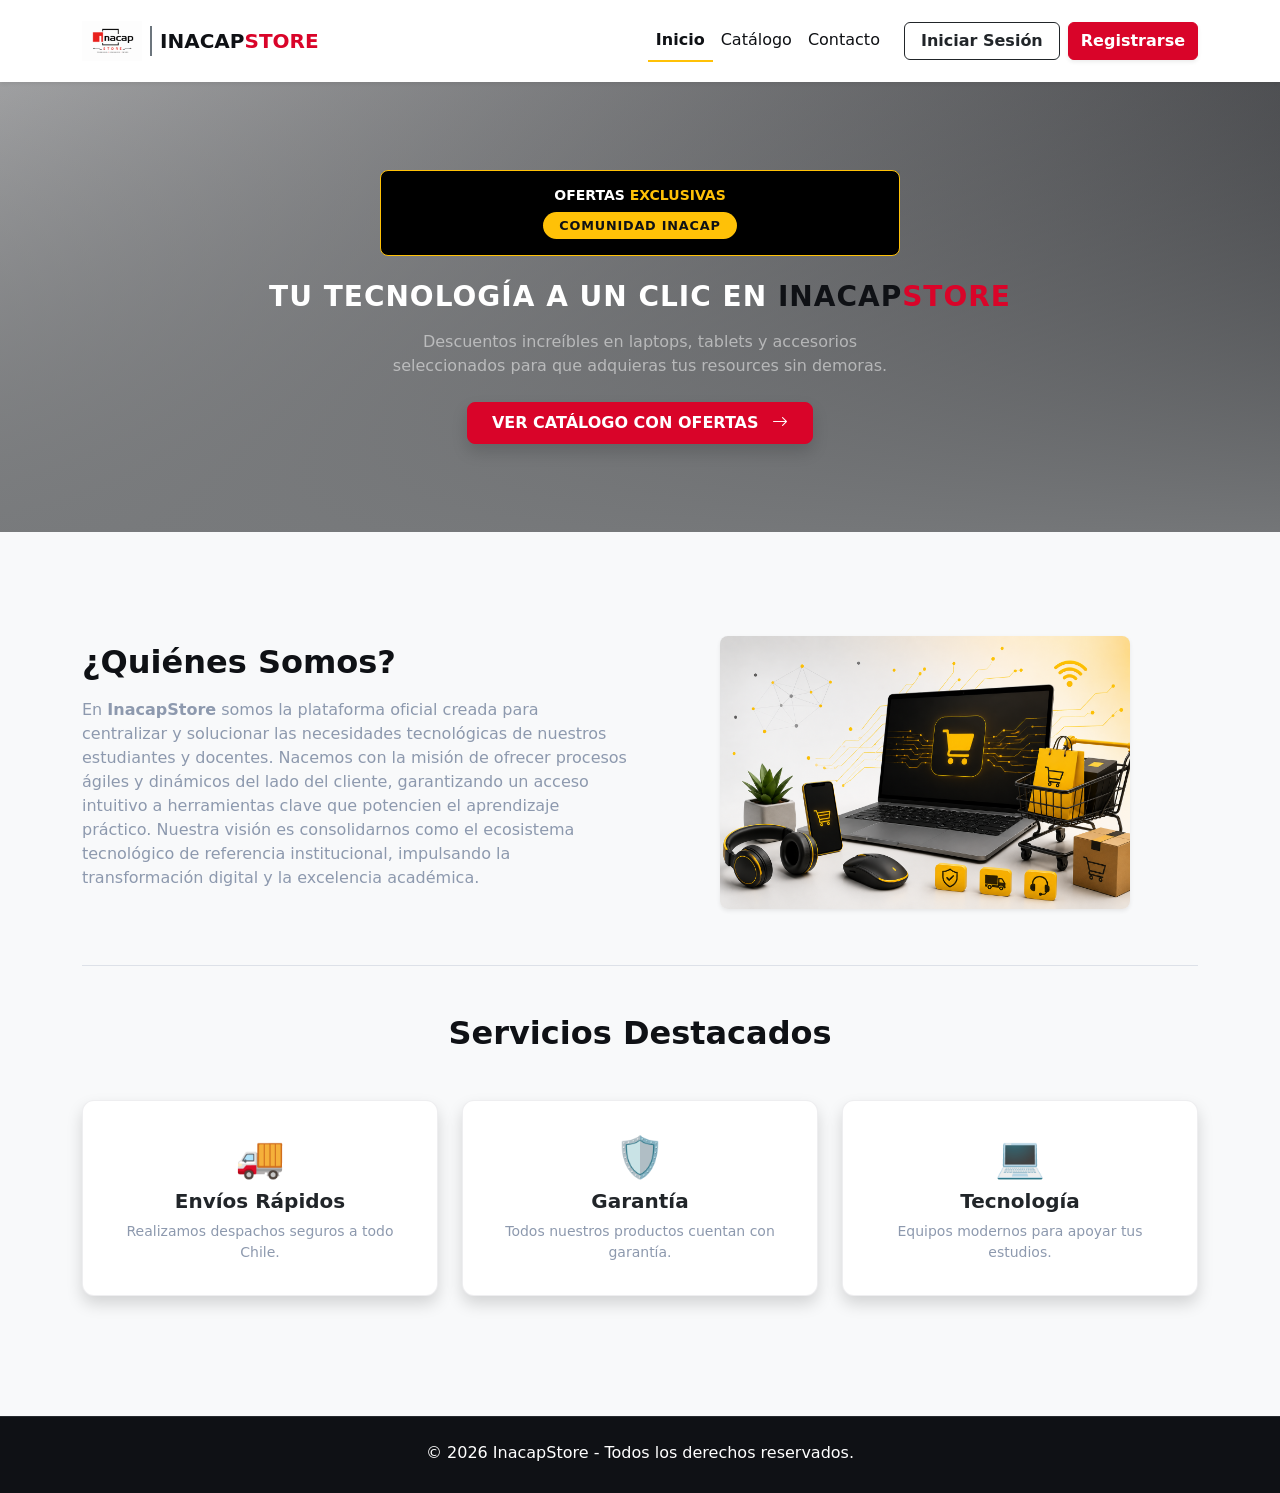
<file: index.html>
<!DOCTYPE html>
<html lang="es">
<head>
    <meta charset="UTF-8">
    <meta name="viewport" content="width=device-width, initial-scale=1.0">
    <title>InacapStore | Inicio</title>
    <link href="https://cdn.jsdelivr.net/npm/bootstrap@5.3.0/dist/css/bootstrap.min.css" rel="stylesheet">
    <link rel="stylesheet" href="https://cdn.jsdelivr.net/npm/bootstrap-icons@1.11.0/font/bootstrap-icons.css">
    <link rel="stylesheet" href="css/estilos.css">
</head>
<body class="bg-light d-flex flex-column min-vh-100">

    <nav class="navbar navbar-expand-lg navbar-light bg-white shadow-sm sticky-top py-3">
        <div class="container">
            
            <a class="navbar-brand d-flex align-items-center fw-bold text-dark text-uppercase" href="index.html">
                <img src="img/logo.png" alt="Logo InacapStore" class="logo-navbar img-fluid">
                <div class="border-start border-secondary border-2 ps-2 ms-2 separador-logo d-flex align-items-center">
                    <span class="text-dark">inacap</span><span class="text-crimson-store">store</span>
                </div>
            </a>

            <button class="navbar-toggler" type="button" data-bs-toggle="collapse" data-bs-target="#navbarNav">
                <span class="navbar-toggler-icon"></span>
            </button>
            
            <div class="collapse navbar-collapse" id="navbarNav">
                <div class="navbar-nav ms-auto">
                    <a class="nav-link text-dark active fw-bold border-bottom border-warning border-2" href="index.html">Inicio</a>
                    <a class="nav-link text-dark" href="catalogo.html">Catálogo</a>
                    <a class="nav-link text-dark" href="contacto.html">Contacto</a>
                </div>
                <div class="ms-lg-3 mt-2 mt-lg-0" id="menu-autenticacion"></div>
            </div>

        </div>
    </nav>

    <header class="hero-section text-center text-white d-flex align-items-center py-4 py-md-5">
        <div class="container px-3 px-sm-4">
            
            <div class="ofertas-badge mx-auto p-2 p-sm-3 mb-4 rounded-3 border border-warning animate-pulse">
                <h2 class="text-uppercase fw-bold text-white small mb-2 m-0 fs-7 fs-sm-6">
                    Ofertas <span class="text-warning">Exclusivas</span>
                </h2>
                <div class="ofertas-sub mx-auto px-2 px-sm-3 py-1 rounded-pill fw-bold text-dark text-uppercase">
                    Comunidad Inacap 
                </div>
            </div>

            <h1 class="fw-extrabold mb-3 text-white fs-3 fs-sm-2 fs-md-1 text-wrap text-uppercase">
                Tu tecnología a un clic en <span class="text-dark">inacap</span><span class="text-crimson-store">Store</span>
            </h1>

            <p class="lead text-white-50 mx-auto px-2 mb-4 text-wrap fs-6 row col-11 col-sm-9 col-md-8 col-lg-6">
                Descuentos increíbles en laptops, tablets y accesorios seleccionados para que adquieras tus resources sin demoras.
            </p>

            <a href="catalogo.html" class="btn btn-warning px-4 py-2 fw-bold text-white rounded-3 shadow btn-enviar text-uppercase">
                Ver Catálogo con Ofertas <i class="bi bi-arrow-right ms-2"></i>
            </a>

        </div>
    </header>
    
    <main class="container my-5">
        
        <section class="row align-items-center my-5 py-2">
            <div class="col-lg-6 mb-4 mb-lg-0">
                <h2 class="fw-bold mt-1 mb-3">¿Quiénes Somos?</h2>
                <p class="text-muted">
                    En <strong>InacapStore</strong> somos la plataforma oficial creada para centralizar y solucionar las necesidades tecnológicas 
                    de nuestros estudiantes y docentes. Nacemos con la misión de ofrecer procesos ágiles y dinámicos del lado del cliente, 
                    garantizando un acceso intuitivo a herramientas clave que potencien el aprendizaje práctico. Nuestra visión es consolidarnos 
                    como el ecosistema tecnológico de referencia institucional, impulsando la transformación digital y la excelencia académica.
                </p>
            </div>
            <div class="col-lg-6 text-center">
                <img src="img/equipo.png" alt="Comunidad Inacap" class="img-fluid rounded-3 shadow-sm w-75 img-quienes-somos">
            </div>
        </section>

        <hr class="text-muted my-5">

        <section class="my-5">
            <div class="text-center mb-5">
                <h2 class="fw-bold mt-1">Servicios Destacados</h2>
            </div>
            
            <div class="row">
                <div class="col-12 col-md-4 mb-4">
                    <div class="card h-100 shadow border-0 p-3 card-servicio">
                        <div class="card-body text-center">
                            <h3 class="display-6 mb-2">🚚</h3>
                            <h4 class="fw-bold h5">Envíos Rápidos</h4>
                            <p class="text-muted small mb-0">Realizamos despachos seguros a todo Chile.</p>
                        </div>
                    </div>
                </div>
                <div class="col-12 col-md-4 mb-4">
                    <div class="card h-100 shadow border-0 p-3 card-servicio">
                        <div class="card-body text-center">
                            <h3 class="display-6 mb-2">🛡️</h3>
                            <h4 class="fw-bold h5">Garantía</h4>
                            <p class="text-muted small mb-0">Todos nuestros productos cuentan con garantía.</p>
                        </div>
                    </div>
                </div>
                <div class="col-12 col-md-4 mb-4">
                    <div class="card h-100 shadow border-0 p-3 card-servicio">
                        <div class="card-body text-center">
                            <h3 class="display-6 mb-2">💻</h3>
                            <h4 class="fw-bold h5">Tecnología</h4>
                            <p class="text-muted small mb-0">Equipos modernos para apoyar tus estudios.</p>
                        </div>
                    </div>
                </div>
            </div>
        </section>

    </main>

    <footer class="bg-dark text-white-50 text-center py-4 mt-auto border-top border-secondary border-opacity-25">
        <div class="container">
            <p class="mb-1 text-white">&copy; 2026 InacapStore - Todos los derechos reservados.</p>
        </div>
    </footer >

    <script src="https://cdn.jsdelivr.net/npm/bootstrap@5.3.0/dist/js/bootstrap.bundle.min.js"></script>
    <script src="js/scripts.js"></script>
</body>
</html>
</file>
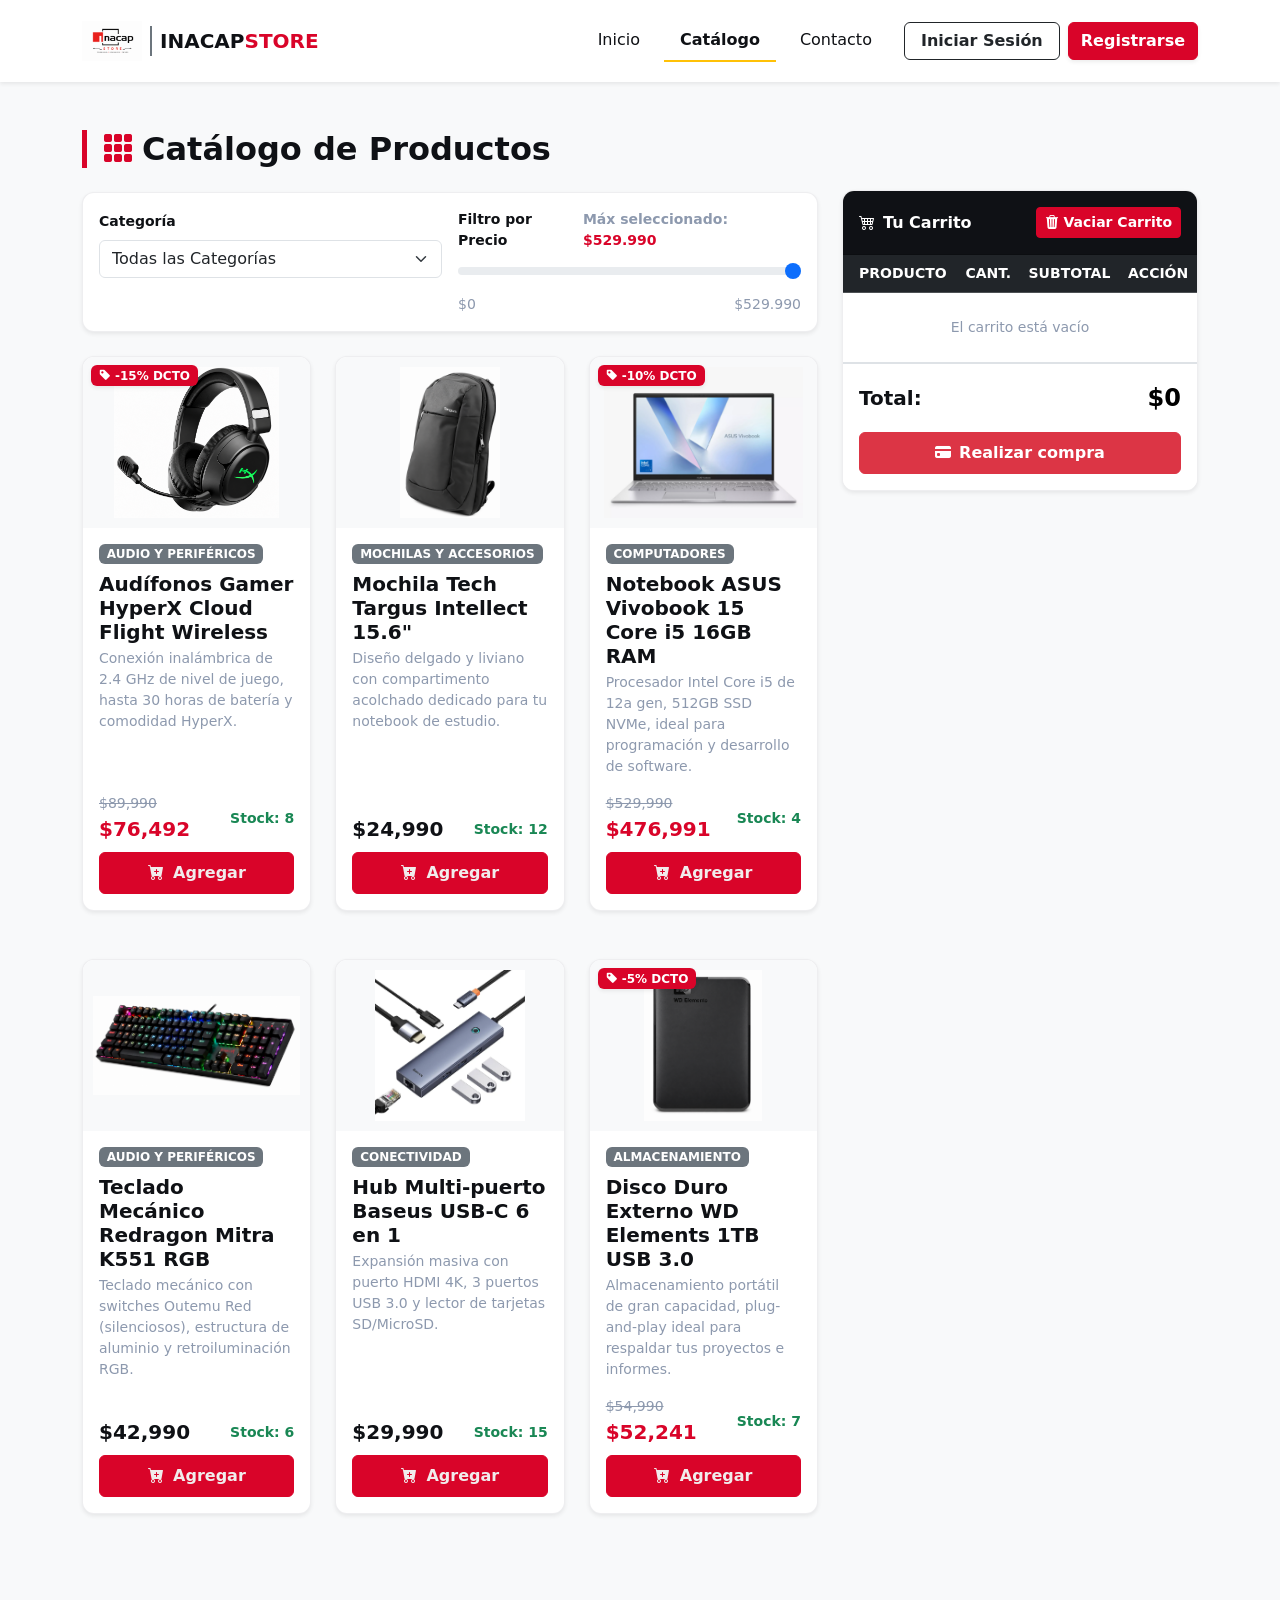
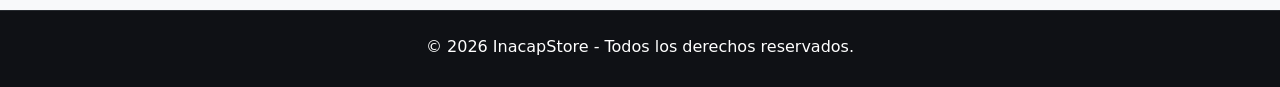
<file: catalogo.html>
<!DOCTYPE html>
<html lang="es">
<head>
    <meta charset="UTF-8">
    <meta name="viewport" content="width=device-width, initial-scale=1.0">
    <title>InacapStore | Catálogo</title>
    <link href="https://cdn.jsdelivr.net/npm/bootstrap@5.3.0/dist/css/bootstrap.min.css" rel="stylesheet">
    <link rel="stylesheet" href="https://cdn.jsdelivr.net/npm/bootstrap-icons@1.11.0/font/bootstrap-icons.css">
    <link rel="stylesheet" href="css/estilos.css">
</head>
<body class="bg-light d-flex flex-column min-vh-100">

    <nav class="navbar navbar-expand-lg navbar-light bg-white shadow-sm sticky-top py-3">
        <div class="container">
            
            <a class="navbar-brand d-flex align-items-center fw-bold text-dark text-uppercase" href="index.html">
                <img src="img/logo.png" alt="Logo InacapStore" class="logo-navbar img-fluid">
                <div class="border-start border-secondary border-2 ps-2 ms-2 separador-logo d-flex align-items-center">
                    <span class="text-dark">inacap</span><span class="text-crimson-store">store</span>
                </div>
            </a>

            <button class="navbar-toggler border-0" type="button" data-bs-toggle="collapse" data-bs-target="#navbarNav">
                <span class="navbar-toggler-icon"></span>
            </button>

            <div class="collapse navbar-collapse" id="navbarNav">
                <div class="navbar-nav ms-auto gap-2">
                    <a class="nav-link text-dark px-3" href="index.html">Inicio</a>
                    <a class="nav-link text-dark active fw-bold border-bottom border-warning border-2 px-3" href="catalogo.html">Catálogo</a>
                    <a class="nav-link text-dark px-3" href="contacto.html">Contacto</a>
                </div>
                <div class="ms-lg-3 mt-2 mt-lg-0" id="menu-autenticacion"></div>
            </div>
        </div>
    </nav>

    <main class="container my-5">
        <div class="row">
            
            <section class="col-lg-8 col-md-12 mb-4">
                <h2 class="mb-4 text-dark fw-bold titulo-catalogo">
                    <i class="bi bi-grid-3x3-gap-fill text-danger me-2"></i>Catálogo de Productos
                </h2>

                <div class="card p-3 mb-4 bg-white border-0 shadow-sm">
                    <div class="row g-3">
                        <div class="col-md-6">
                            <label for="filtro-categoria" class="form-label small fw-bold text-dark">Categoría</label>
                            <select id="filtro-categoria" class="form-select"></select>
                        </div>
                        <div class="col-md-6">
                            <div class="d-flex justify-content-between">
                                <label for="filtro-precio" class="form-label small fw-bold text-dark">Filtro por Precio</label>
                                <span class="small fw-bold text-muted">
                                    Máx seleccionado: <span id="valor-precio-max" class="text-danger">$0</span>
                                </span>
                            </div>
                            <input type="range" class="form-range" id="filtro-precio" min="0" value="0">
                            <div class="d-flex justify-content-between small text-muted mt-1">
                                <span>$0</span>
                                <span id="rango-max-disponible">$0</span>
                            </div>
                        </div>
                    </div>
                </div>
                <div id="contenedor-productos" class="row g-4"></div>
            </section>

            <aside class="col-lg-4 col-md-12">
                <div class="card shadow-sm border-0 sticky-top carrito-sticky">
                    <div class="card-header bg-dark text-white fw-bold py-3 d-flex justify-content-between align-items-center">
                        <span><i class="bi bi-cart4 text-white me-2"></i>Tu Carrito</span>
                        <button class="btn btn-sm btn-warning text-white fw-bold" onclick="vaciarCarrito()">
                            <i class="bi bi-trash3-fill"></i> Vaciar Carrito
                        </button>
                    </div>
                    <div class="card-body p-0">
                        <div class="table-responsive">
                            <table class="table table-hover align-middle mb-0 text-center">
                                <thead class="table-dark">
                                    <tr class="small text-uppercase text-muted">
                                        <th scope="col" class="text-start ps-3">Producto</th>
                                        <th scope="col">Cant.</th>
                                        <th scope="col">Subtotal</th>
                                        <th scope="col">Acción</th>
                                    </tr>
                                </thead>
                                <tbody id="cuerpo-carrito" class="small"></tbody>
                            </table>
                        </div>
                    </div>
                    <div class="card-footer bg-white border-top p-3 text-center">
                        <div class="d-flex justify-content-between align-items-center mb-3">
                            <span class="fw-bold text-dark fs-5">Total:</span>
                            <span class="fs-4 fw-bold text-black">$<span id="total-carrito">0</span></span>
                        </div>
                        <button class="btn btn-danger w-100 fw-bold py-2" id="btn-realizar-compra" onclick="realizarCompra()">
                            <i class="bi bi-credit-card-fill me-2"></i>Realizar compra
                        </button>
                    </div>
                </div> </aside>

        </div>
    </main>

    <footer class="bg-dark text-white-50 text-center py-4 mt-auto border-top border-secondary border-opacity-25">
        <div class="container">
            <p class="mb-1 text-white">&copy; 2026 InacapStore - Todos los derechos reservados.</p>
        </div>
    </footer>

    <script src="https://cdn.jsdelivr.net/npm/bootstrap@5.3.0/dist/js/bootstrap.bundle.min.js"></script>
    <script src="js/scripts.js"></script>
   
</body>
</html>
</file>
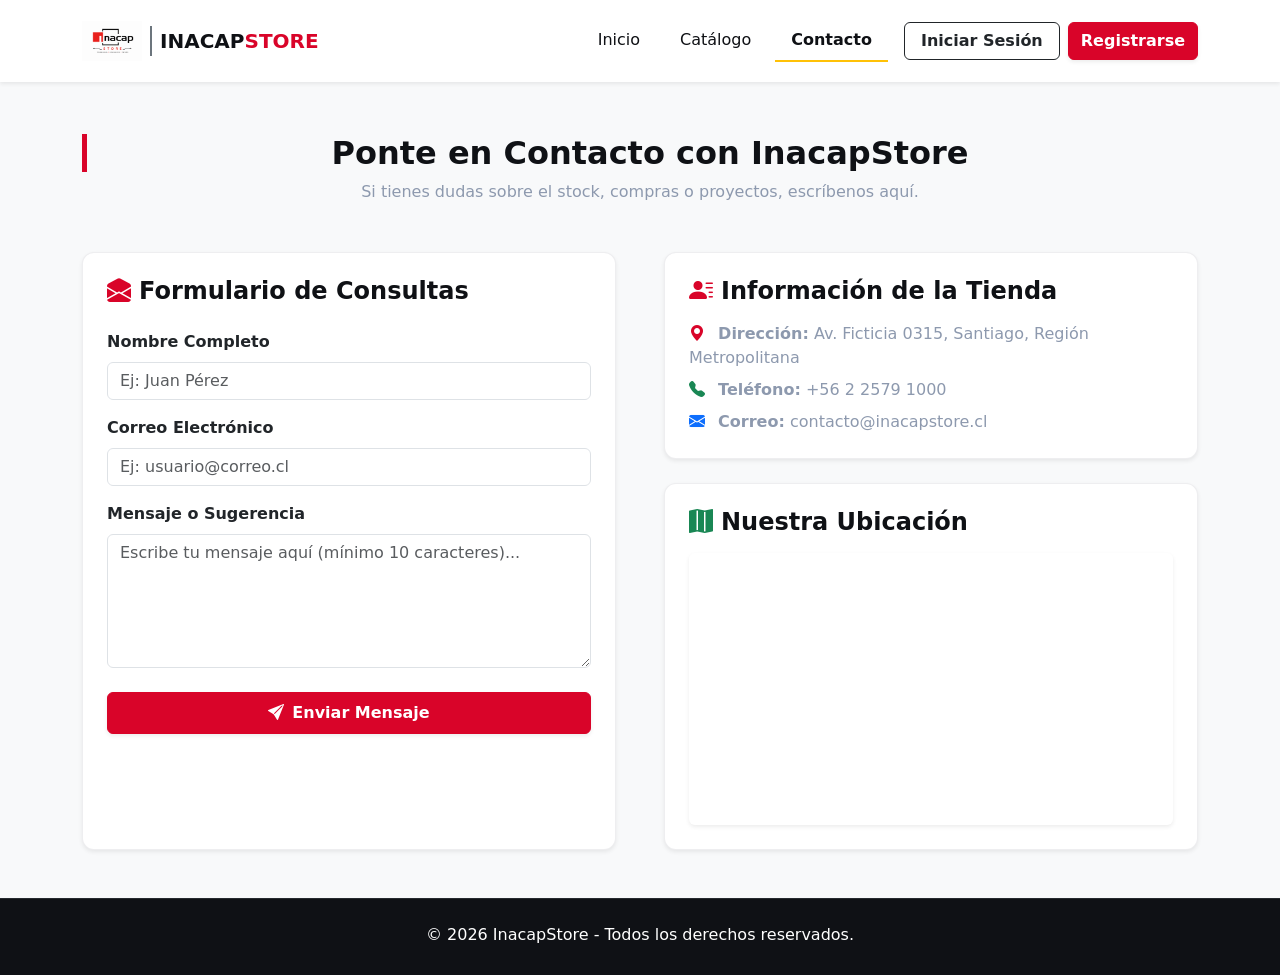
<file: contacto.html>
<!DOCTYPE html>
<html lang="es">
<head>
    <meta charset="UTF-8">
    <meta name="viewport" content="width=device-width, initial-scale=1.0">
    <title>InacapStore | Contacto</title>

    <link href="https://cdn.jsdelivr.net/npm/bootstrap@5.3.0/dist/css/bootstrap.min.css" rel="stylesheet">
    <link rel="stylesheet" href="https://cdn.jsdelivr.net/npm/bootstrap-icons@1.11.0/font/bootstrap-icons.css">
    <link rel="stylesheet" href="css/estilos.css">
</head>

<body class="bg-light d-flex flex-column min-vh-100">

    <nav class="navbar navbar-expand-lg navbar-light bg-white shadow-sm sticky-top py-3">
        <div class="container">

            <a class="navbar-brand d-flex align-items-center fw-bold text-dark text-uppercase" href="index.html">
                <img src="img/logo.png" alt="Logo InacapStore" class="logo-navbar img-fluid">
                <div class="border-start border-secondary border-2 ps-2 ms-2 separador-logo d-flex align-items-center">
                    <span class="text-dark">inacap</span><span class="text-crimson-store">store</span>
                </div>
            </a>

            <button class="navbar-toggler border-0" type="button" data-bs-toggle="collapse" data-bs-target="#navbarNav">
                <span class="navbar-toggler-icon"></span>
            </button>

            <div class="collapse navbar-collapse" id="navbarNav">
                <div class="navbar-nav ms-auto gap-2">
                    <a class="nav-link text-dark px-3" href="index.html">Inicio</a>
                    <a class="nav-link text-dark px-3" href="catalogo.html">Catálogo</a>
                    <a class="nav-link text-dark active fw-bold border-bottom border-warning border-2 px-3" href="contacto.html">Contacto</a>
                </div>
                <div class="ms-lg-3 mt-2 mt-lg-0" id="menu-autenticacion"></div>
            </div>
        </div>
    </nav>

    <main class="container my-5">

        <div class="text-center mb-5">
            <h2 class="fw-bold mt-1 text-dark titulo-contacto">
                Ponte en Contacto con InacapStore
            </h2>
            <p class="text-muted">
                Si tienes dudas sobre el stock, compras o proyectos, escríbenos aquí.
            </p>
        </div>

        <div class="row g-4 g-lg-5">

            <section class="col-12 col-lg-6">
                <div class="card card-contacto shadow-sm border-0 p-4 bg-white rounded-3 h-100">

                    <h3 class="h4 fw-bold mb-4 text-dark">
                        <i class="bi bi-envelope-open-fill text-danger me-2"></i>Formulario de Consultas
                    </h3>

                    <div id="mensaje-estado"></div>

                    <form id="formulario-contacto" novalidate>
                        <div class="mb-3">
                            <label for="nombre" class="form-label fw-semibold">Nombre Completo</label>
                            <input type="text" class="form-control" id="nombre" placeholder="Ej: Juan Pérez">
                        </div>

                        <div class="mb-3">
                            <label for="correo" class="form-label fw-semibold">Correo Electrónico</label>
                            <input type="email" class="form-control" id="correo" placeholder="Ej: usuario@correo.cl">
                        </div>

                        <div class="mb-4"> 
                            <label for="mensaje" class="form-label fw-semibold">Mensaje o Sugerencia</label> 
                            <textarea class="form-control" id="mensaje" name="mensaje" rows="5" placeholder="Escribe tu mensaje aquí (mínimo 10 caracteres)..." required></textarea> 
                        </div>

                        <button type="submit" class="btn btn-warning text-white fw-bold w-100 py-2 shadow-sm btn-enviar">
                            <i class="bi bi-send-fill me-2"></i>Enviar Mensaje
                        </button>
                    </form>
                </div>
            </section>

            <section class="col-12 col-lg-6 d-flex flex-column gap-4">

                <div class="card card-contacto shadow-sm border-0 p-4 bg-white rounded-3">
                    <h3 class="h4 fw-bold mb-3 text-dark">
                        <i class="bi bi-person-lines-fill text-danger me-2"></i>Información de la Tienda
                    </h3>

                    <ul class="list-unstyled mb-0 fs-6 text-muted">
                        <li class="mb-2 text-break">
                            <i class="bi bi-geo-alt-fill text-danger me-2"></i>
                            <strong>Dirección:</strong> Av. Ficticia 0315, Santiago, Región Metropolitana
                        </li>
                        <li class="mb-2">
                            <i class="bi bi-telephone-fill text-success me-2"></i>
                            <strong>Teléfono:</strong> +56 2 2579 1000
                        </li>
                        <li class="text-break">
                            <i class="bi bi-envelope-fill text-primary me-2"></i>
                            <strong>Correo:</strong> contacto@inacapstore.cl
                        </li>
                    </ul>
                </div>

                <div class="card card-contacto shadow-sm border-0 p-4 bg-white rounded-3 flex-grow-1 d-flex flex-column">
                    <h3 class="h4 fw-bold mb-3 text-dark">
                        <i class="bi bi-map-fill text-success me-2"></i>Nuestra Ubicación
                    </h3>

                    <div class="ratio ratio-16x9 flex-grow-1 rounded overflow-hidden shadow-sm">
                        <iframe 
                            src="https://www.google.com/maps/embed?pb=!1m14!1m12!1m3!1d13313.684128038758!2d-70.6504502!3d-33.4372!2m3!1f0!2f0!3f0!3m2!1i1024!2i768!4f13.1!5e0!3m2!1ses!2scl!4v1624320000000!5m2!1ses!2scl" 
                            class="mapa-inacap" 
                            allowfullscreen="" 
                            loading="lazy" 
                            referrerpolicy="no-referrer-when-downgrade">
                         stream
                        </iframe>
                    </div>
                </div>

            </section>

        </div>
    </main>

    <footer class="bg-dark text-white-50 text-center py-4 mt-auto border-top border-secondary border-opacity-25">
        <div class="container">
            <p class="mb-1 text-white">© 2026 InacapStore - Todos los derechos reservados.</p>
        </div>
    </footer>

    <script src="https://cdn.jsdelivr.net/npm/bootstrap@5.3.0/dist/js/bootstrap.bundle.min.js"></script>
    <script src="js/scripts.js"></script>

</body>
</html>
</file>
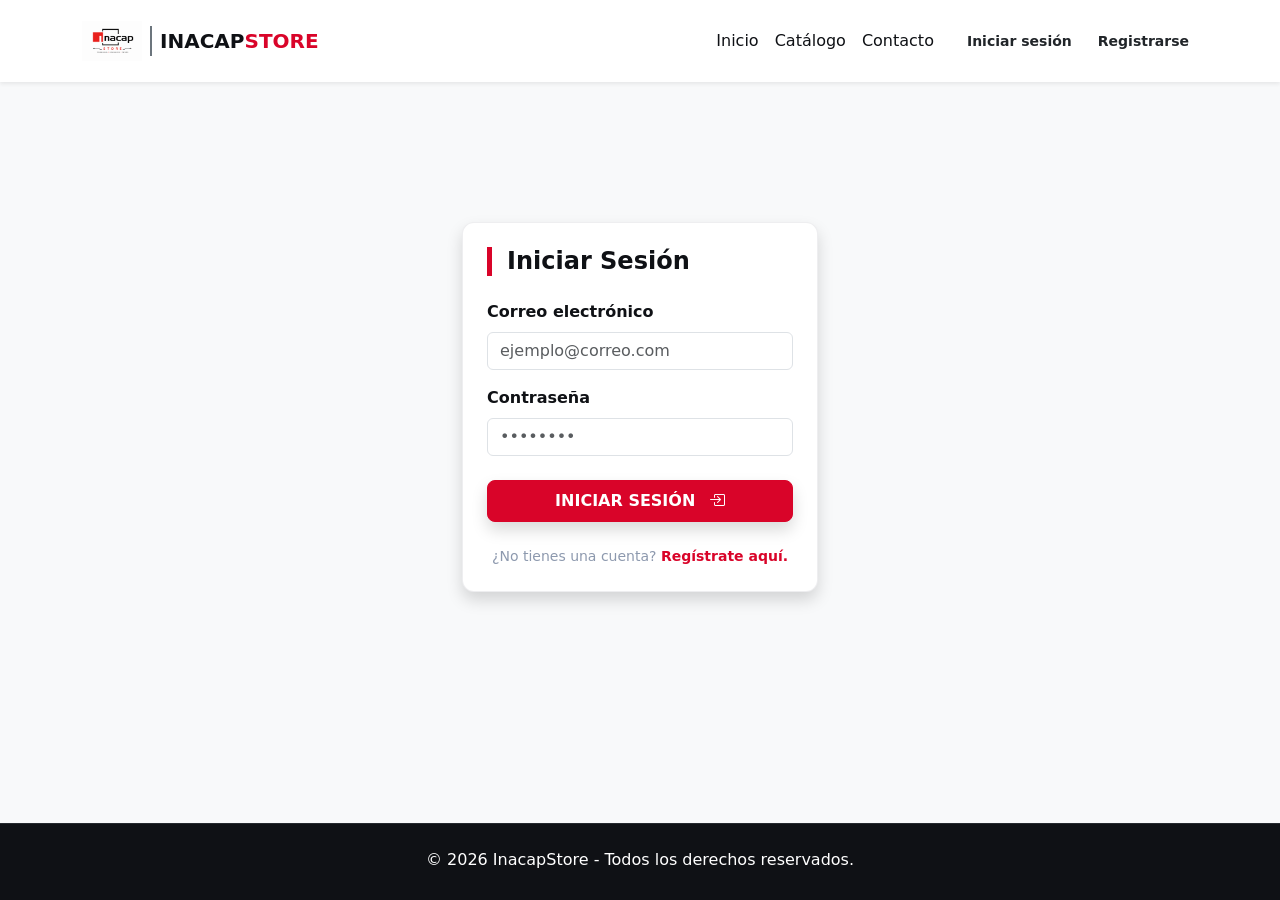
<file: login.html>
<!DOCTYPE html>
<html lang="es">
<head>
    <meta charset="UTF-8">
    <meta name="viewport" content="width=device-width, initial-scale=1.0">
    <title>InacapStore | Iniciar Sesión</title>
    <link href="https://cdn.jsdelivr.net/npm/bootstrap@5.3.0/dist/css/bootstrap.min.css" rel="stylesheet">
    <link rel="stylesheet" href="https://cdn.jsdelivr.net/npm/bootstrap-icons@1.11.0/font/bootstrap-icons.css">
    <link rel="stylesheet" href="css/estilos.css">
</head>
<body class="bg-light d-flex flex-column min-vh-100">

    <nav class="navbar navbar-expand-lg navbar-light bg-white shadow-sm sticky-top py-3">
        <div class="container">
            <a class="navbar-brand d-flex align-items-center fw-bold text-dark text-uppercase" href="index.html">
                <img src="img/logo.png" alt="Logo InacapStore" class="logo-navbar img-fluid">
                <div class="border-start border-secondary border-2 ps-2 ms-2 separador-logo d-flex align-items-center">
                    <span class="text-dark">inacap</span><span class="text-crimson-store">store</span>
                </div>
            </a>
            <button class="navbar-toggler" type="button" data-bs-toggle="collapse" data-bs-target="#navbarNav">
                <span class="navbar-toggler-icon"></span>
            </button>
            <div class="collapse navbar-collapse" id="navbarNav">
                <div class="navbar-nav ms-auto">
                    <a class="nav-link text-dark" href="index.html">Inicio</a>
                    <a class="nav-link text-dark" href="catalogo.html">Catálogo</a>
                    <a class="nav-link text-dark" href="contacto.html">Contacto</a>
                </div>
                <div class="ms-lg-3 mt-2 mt-lg-0" id="menu-autenticacion"></div>
            </div>
        </div>
    </nav>

    <main class="container my-auto py-5">
        <div class="row justify-content-center">
            <div class="col-12 col-sm-10 col-md-7 col-lg-5 col-xl-4">
                
                <div class="card p-4 shadow border-0">
                    <h2 class="fw-bold h4 mb-4 titulo-catalogo text-dark">Iniciar Sesión</h2>
                    
                    <div id="msg-error" class="alert alert-danger d-none text-center small py-2" role="alert">
                        </div>
                    <div id="msg-exito" class="alert alert-success d-none text-center small py-2" role="alert">
                        ¡Inicio de sesión exitoso! Redireccionando...
                    </div>

                    <form id="form-login" novalidate>
                        <div class="mb-3">
                            <label for="email" class="form-label text-dark fw-bold">Correo electrónico</label>
                            <input type="email" id="email" name="email" class="form-control" placeholder="ejemplo@correo.com" required>
                        </div>

                        <div class="mb-4">
                            <label for="password" class="form-label text-dark fw-bold">Contraseña</label>
                            <input type="password" id="password" name="password" class="form-control" placeholder="••••••••" required>
                        </div>

                        <button type="submit" class="btn btn-warning w-100 py-2 fw-bold text-white rounded-3 shadow btn-enviar text-uppercase">
                            Iniciar sesión <i class="bi bi-box-arrow-in-right ms-2"></i>
                        </button>
                    </form>

                    <p class="text-center mb-0 mt-4 text-muted small">
                        ¿No tienes una cuenta? <a href="registro.html" class="text-crimson-store fw-bold text-decoration-none">Regístrate aquí.</a>
                    </p>
                </div>

            </div>
        </div>
    </main>

    <footer class="bg-dark text-white-50 text-center py-4 mt-auto border-top border-secondary border-opacity-25">
        <div class="container">
            <p class="mb-1 text-white">&copy; 2026 InacapStore - Todos los derechos reservados.</p>
        </div>
    </footer>

    <script src="https://cdn.jsdelivr.net/npm/bootstrap@5.3.0/dist/js/bootstrap.bundle.min.js"></script>
    <script src="js/scripts.js"></script>
    <script src="js/autenticacion.js"></script>
</body>
</html>
</file>
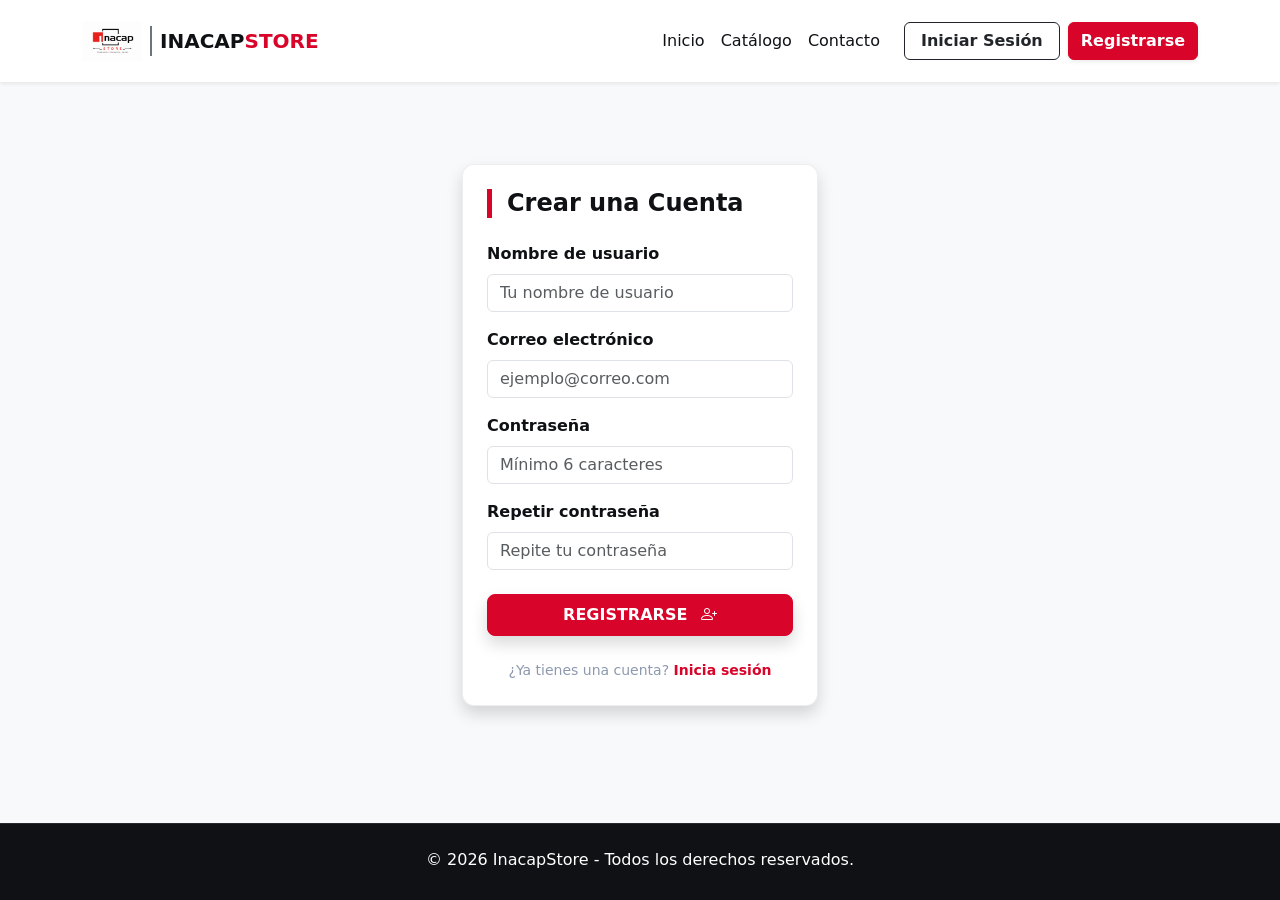
<file: registro.html>
<!DOCTYPE html>
<html lang="es">
<head>
    <meta charset="UTF-8">
    <meta name="viewport" content="width=device-width, initial-scale=1.0">
    <title>InacapStore | Registro</title>
    <link href="https://cdn.jsdelivr.net/npm/bootstrap@5.3.0/dist/css/bootstrap.min.css" rel="stylesheet">
    <link rel="stylesheet" href="https://cdn.jsdelivr.net/npm/bootstrap-icons@1.11.0/font/bootstrap-icons.css">
    <link rel="stylesheet" href="css/estilos.css">
</head>
<body class="bg-light d-flex flex-column min-vh-100">

    <nav class="navbar navbar-expand-lg navbar-light bg-white shadow-sm sticky-top py-3">
        <div class="container">
            <a class="navbar-brand d-flex align-items-center fw-bold text-dark text-uppercase" href="index.html">
                <img src="img/logo.png" alt="Logo InacapStore" class="logo-navbar img-fluid">
                <div class="border-start border-secondary border-2 ps-2 ms-2 separador-logo d-flex align-items-center">
                    <span class="text-dark">inacap</span><span class="text-crimson-store">store</span>
                </div>
            </a>
            <button class="navbar-toggler" type="button" data-bs-toggle="collapse" data-bs-target="#navbarNav">
                <span class="navbar-toggler-icon"></span>
            </button>
            <div class="collapse navbar-collapse" id="navbarNav">
                <div class="navbar-nav ms-auto">
                    <a class="nav-link text-dark" href="index.html">Inicio</a>
                    <a class="nav-link text-dark" href="catalogo.html">Catálogo</a>
                    <a class="nav-link text-dark" href="contacto.html">Contacto</a>
                </div>
                <div class="ms-lg-3 mt-2 mt-lg-0" id="menu-autenticacion"></div>
            </div>
        </div>
    </nav>

    <main class="container my-auto py-5">
        <div class="row justify-content-center">
            <div class="col-12 col-sm-10 col-md-7 col-lg-5 col-xl-4">
                
                <div class="card p-4 shadow border-0">
                    <h2 class="fw-bold h4 mb-4 titulo-catalogo text-dark">Crear una Cuenta</h2>
                    
                    <div id="msg-error-reg" class="alert alert-danger d-none text-center small py-2" role="alert"></div>
                    <div id="msg-exito-reg" class="alert alert-success d-none text-center small py-2" role="alert">
                        ¡Registro exitoso! Redireccionando al Login...
                    </div>

                    <form id="form-registro" novalidate>
                        <div class="mb-3">
                            <label for="nombre" class="form-label text-dark fw-bold">Nombre de usuario</label>
                            <input type="text" id="nombre" name="nombre" class="form-control" placeholder="Tu nombre de usuario" required>
                        </div>

                        <div class="mb-3">
                            <label for="email" class="form-label text-dark fw-bold">Correo electrónico</label>
                            <input type="email" id="email" name="email" class="form-control" placeholder="ejemplo@correo.com" required>
                        </div>

                        <div class="mb-3">
                            <label for="password" class="form-label text-dark fw-bold">Contraseña</label>
                            <input type="password" id="password" name="password" class="form-control" minlength="6" placeholder="Mínimo 6 caracteres" required>
                        </div>

                        <div class="mb-4">
                            <label for="confirm-password" class="form-label text-dark fw-bold">Repetir contraseña</label>
                            <input type="password" id="confirm-password" name="confirm-password" class="form-control" placeholder="Repite tu contraseña" required>
                        </div>

                        <button type="submit" class="btn btn-warning w-100 py-2 fw-bold text-white rounded-3 shadow btn-enviar text-uppercase">
                            Registrarse <i class="bi bi-person-plus ms-2"></i>
                        </button>
                    </form>

                    <p class="text-center mb-0 mt-4 text-muted small">
                        ¿Ya tienes una cuenta? <a href="login.html" class="text-crimson-store fw-bold text-decoration-none">Inicia sesión</a>
                    </p>
                </div>

            </div>
        </div>
    </main>

    <footer class="bg-dark text-white-50 text-center py-4 mt-auto border-top border-secondary border-opacity-25">
        <div class="container">
            <p class="mb-1 text-white">&copy; 2026 InacapStore - Todos los derechos reservados.</p>
        </div>
    </footer>

    <script src="https://cdn.jsdelivr.net/npm/bootstrap@5.3.0/dist/js/bootstrap.bundle.min.js"></script>
    <script src="js/scripts.js"></script> 
</body>
</html>
</file>
<file: css/estilos.css>
/*PALETA DE COLORES */

:root {
    --crimson-principal: #D90429;  /* Rojo Carmesí para botones y ofertas */
    --crimson-vivo: #EF233C;       /* Rojo Vivo para hovers y destaques */
    --oscuro-tech: #0F1115;        /* Gris Azulado muy oscuro para Navbars, Footers y títulos */
    --fondo-platino: #EDF2F4;      /* Gris Claro para el fondo de la página */
    --texto-mutado: #8D99AE;       /* Gris Neutro para descripciones y textos secundarios */
}

/* 1. Estructura General y Prevención de Desplazamientos */
html, body {
    max-width: 100%;
    overflow-x: hidden;
}

body {
    background-color: var(--fondo-platino) !important;
    color: var(--oscuro-tech);
}

/* 2. Navbar y Footer */
.navbar-dark, .bg-dark, footer {
    background-color: var(--oscuro-tech) !important;
}

.logo-navbar {
    height: 40px; /* Tamaño unificado óptimo */
}

.separador-logo {
    height: 30px;
    line-height: 1;
}

/* 3. Tarjetas Generales y Contenedor del Catálogo*/
.card {
    background-color: #ffffff !important;
    border: 1px solid rgba(43, 45, 66, 0.08) !important;
    border-radius: 12px !important;
    overflow: hidden;
    transition: box-shadow 0.25s ease-in-out, border-color 0.25s ease-in-out, transform 0.25s ease-in-out;
}

.card:hover {
    transform: none !important; /* El catálogo se queda 100% quieto */
    border-color: rgba(217, 4, 41, 0.3) !important;
    box-shadow: 0 8px 24px rgba(15, 17, 21, 0.12) !important;
}

/* EFECTO EXCLUSIVO PARA SERVICIOS DESTACADOS (INDEX) */
.card-servicio {
    transition: transform 0.25s ease-in-out, box-shadow 0.25s ease-in-out !important;
}

.card-servicio:hover {
    transform: translateY(-6px) !important; /* Recupera el movimiento anterior solo aquí */
    box-shadow: 0 12px 24px rgba(0, 0, 0, 0.15) !important;
    border-color: rgba(43, 45, 66, 0.08) !important; /* Mantiene su borde original */
}

.card-title {
    color: var(--oscuro-tech) !important;
    min-height: 50px;
}

.text-muted {
    color: var(--texto-mutado) !important;
}

/* 4. Botones Principales y estados*/
.btn-warning {
    background-color: var(--crimson-principal) !important;
    border-color: var(--crimson-principal) !important;
    color: #ffffff !important; 
    transition: background-color 0.2s ease-in-out, box-shadow 0.2s ease-in-out;
}

.btn-warning:hover, .btn-warning:focus {
    background-color: var(--crimson-vivo) !important;
    border-color: var(--crimson-vivo) !important;
    color: #ffffff !important;
    box-shadow: 0 4px 12px rgba(217, 4, 41, 0.35) !important;
}


#contenedor-productos .btn-warning,
#contenedor-productos .btn-warning:hover {
    transform: translateY(0) !important; 
    color: #f1ecec !important;
    transition: background-color 0.2s ease, box-shadow 0.2s ease !important;
}

#contenedor-productos .btn-warning:hover {
    box-shadow: 0 5px 15px rgba(217, 4, 41, 0.5) !important;
}

.btn-secondary:disabled {
    background-color: var(--texto-mutado) !important;
    border-color: var(--texto-mutado) !important;
    box-shadow: none !important;
}

/* 5. Precios, Badges y Utilidades de Texto */
.text-danger, .text-danger-custom {
    color: var(--crimson-principal) !important;
}

.bg-danger {
    background-color: var(--crimson-principal) !important;
}

.text-dark {
    color: var(--oscuro-tech) !important;
}

.text-crimson-store {
    color: var(--crimson-principal) !important;
}

.fw-extrabold {
    font-weight: 900;
    letter-spacing: 1px;
}

.carousel-control-prev-icon, .carousel-control-next-icon {
    background-color: var(--oscuro-tech) !important;
}

/* Productos Agotados */
.opacity-50 {
    filter: grayscale(80%);
    border: 1px dashed var(--crimson-principal) !important;
}

/* SECCIONES ESPECÍFICAS (HERO, CATÁLOGO, CONTACTO, INICIO)*/

/* Hero Principal con Degradado*/
.hero-section {
    background: linear-gradient(rgba(250, 249, 249, 0.15), rgba(121, 123, 125, 0.95)), 
                linear-gradient(135deg, #8f9092 0%, #0f1115 100%);
    min-height: 380px;
    display: flex;
    align-items: center;
}

/* Contenedor Base de Ofertas */
.ofertas-badge {
    width: 100%;
    max-width: 460px;
    background-color: #000000;
}

/* Etiqueta amarilla interna */
.ofertas-sub {
    background-color: #ffc107;
    font-size: 0.65rem;
    letter-spacing: 0.3px;
    white-space: nowrap;
    width: max-content;
    max-width: 100%;
}

/* Títulos con indicador Crimson lateral */
.titulo-catalogo, .titulo-contacto {
    border-left: 5px solid var(--crimson-principal);
    padding-left: 15px;
}

.img-quienes-somos {
    max-height: 280px;
    object-fit: cover;
}

/* Carrito de Compras */
.carrito-sticky {
    top: 190px; 
    z-index: 1020;
    position: sticky; /* Nos aseguramos de que mantenga el comportamiento flotante al hacer scroll */
}

#total-carrito {
    font-weight: 900;
}

/* Formulario de Contacto y Mapa */
.card-contacto {
    transition: transform 0.3s ease;
}

.card-contacto:hover {
    transform: translateY(-3px);
}

.form-control:focus {
    border-color: var(--crimson-principal);
    box-shadow: 0 0 0 .25rem rgba(217, 4, 41, 0.25);
}

#mensaje.form-control {
    min-height: 120px;
    resize: vertical;
}

.mapa-inacap {
    border: 0;
    width: 100%;
    height: 100%;
}

/*ANIMACIÓN DE PULSO TÉCNICO*/
@keyframes pulse {
    0%, 100% { 
        transform: scale(1); 
        box-shadow: 0 0 0 0 rgba(255, 193, 7, 0.4);
    }
    50% { 
        transform: scale(1.03); 
        box-shadow: 0 0 0 8px rgba(255, 193, 7, 0);
    }
}

.animate-pulse {
    display: inline-block;
    animation: pulse 2.5s infinite ease-in-out;
}

/*PUNTOS DE CORTE RESPONSIVOS (MEDIA QUERIES)*/

/* Celulares medianos (Pantallas >= 576px) */
@media (min-width: 576px) {
    .ofertas-sub {
        font-size: 0.75rem;
        letter-spacing: 0.8px;
    }
}

/* Tablets e Intermedios (Pantallas <= 768px) */
@media (max-width: 768px) {
    .hero-section {
        padding-top: 2.5rem;
        padding-bottom: 2.5rem;
    }
    .img-quienes-somos {
        width: 100% !important;
        max-height: 240px;
    }
}

/* Monitores Pequeños / Tablets en Horizontal (Pantallas >= 768px) */
@media (min-width: 768px) {
    .hero-section {
        min-height: 450px;
    }
    .ofertas-sub {
        font-size: 0.8rem;
    }
}

/* Escritorio y Monitores Grandes (Pantallas >= 992px) */
@media (min-width: 992px) {
    .ofertas-badge {
        max-width: 520px;
    }
}
</file>
